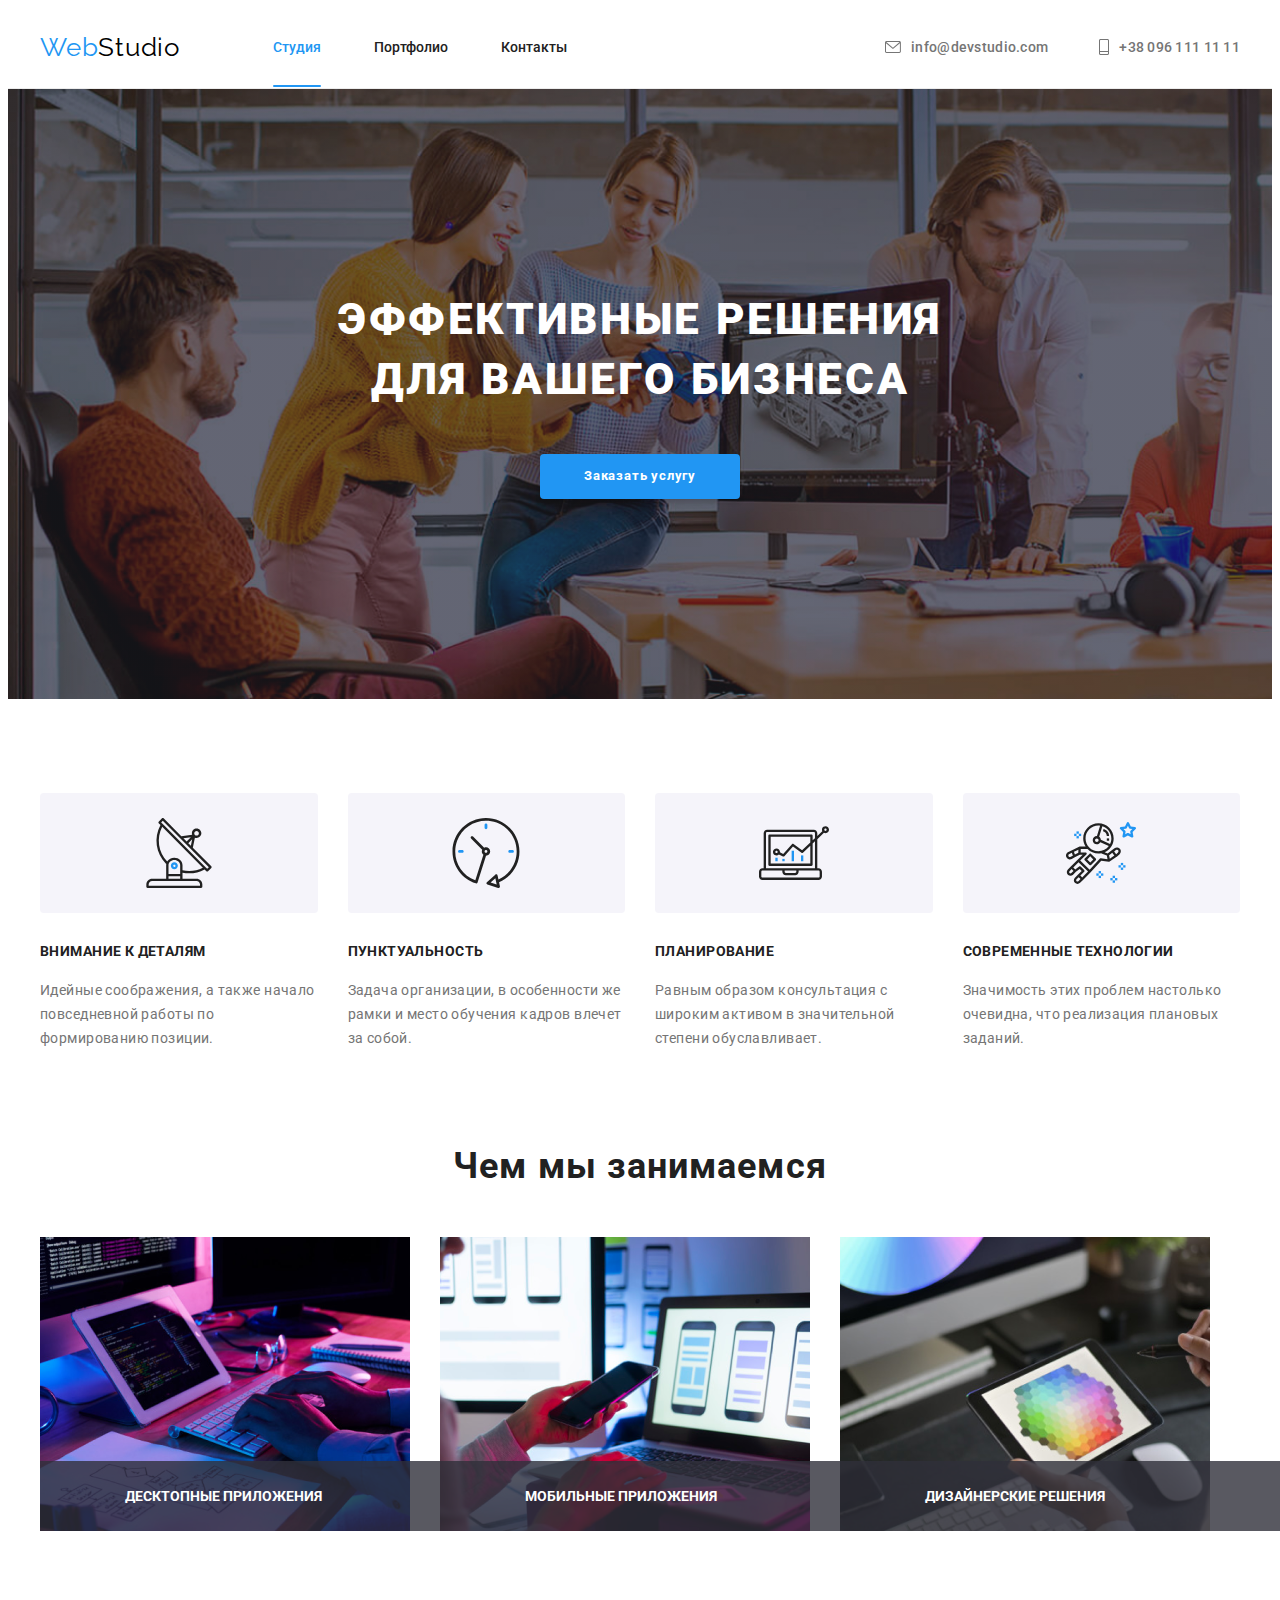
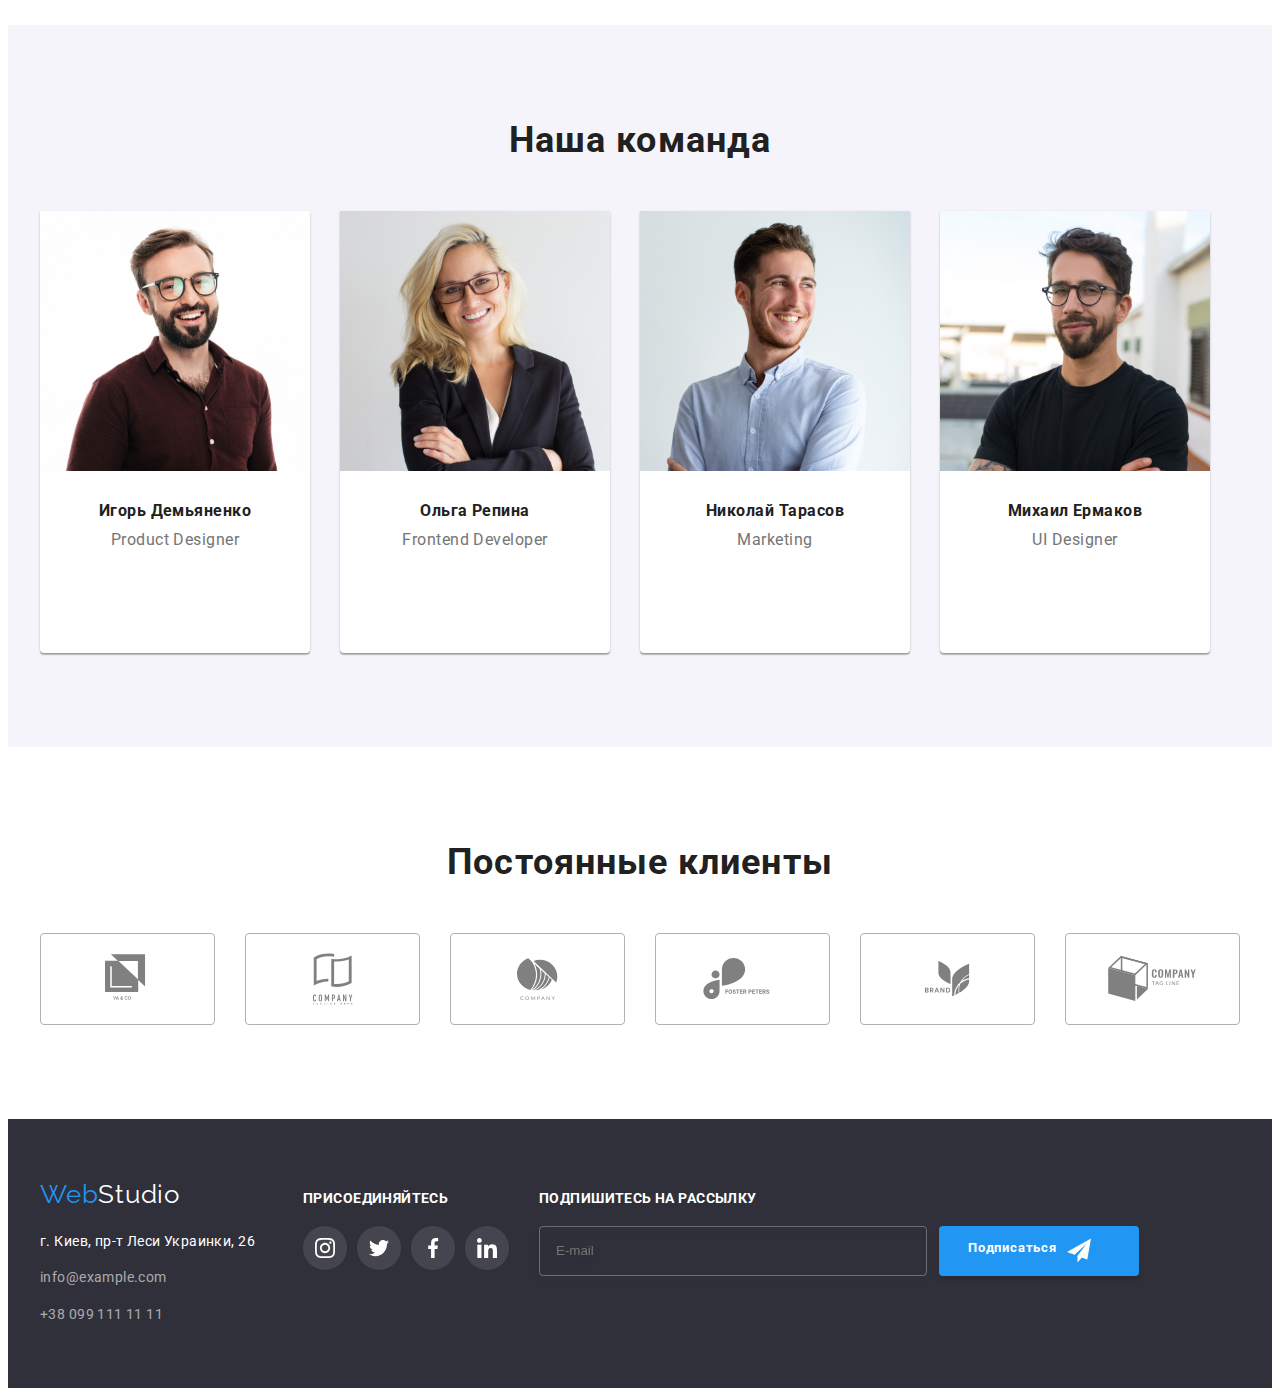
<file: index.html>
<!DOCTYPE html>
<html lang="ru">
  <head>
    <meta charset="UTF-8" />
    <meta name="viewport" content="width=device-width, initial-scale=1.0" />
    <title>Студия</title>
    <link rel="preconnect" href="https://fonts.gstatic.com" />
    <link
      href="https://fonts.googleapis.com/css2?family=Oleo+Script&family=Raleway:wght@700&family=Roboto:wght@400;500;700;900&display=swap"
      rel="stylesheet"
    />
    <link
      rel="stylesheet"
      href="https://cdnjs.cloudflare.com/ajax/libs/modern-normalize/1.0.0/modern-normalize.min.css"
      integrity="sha512-ISS7cAi1PEhQ8jnbJpJZMd29NlhNj4AWYyLOSp2CE/CsHxTCu+r+t0D2yoJudVrd0/8fTVPUVDzY5Tvli75u/g=="
      crossorigin="anonymous"
    />
    <link rel="stylesheet" href="./CSS/styles.css" />
  </head>

  <body>
    <!-- Шапка сайта -->

    <header class="header">
      <div class="container">
        <nav class="navigation">
          <a class="logotype-link link" href="./index.html">Web<span class="logotype-accent">Studio</span> </a>
          <!-- <a class="logotype-link link" href="./">
            <svg class="logotype-svg" width="145" height="31">
              <use href="./images/icons/sprite.svg#icon-WebStudio"></use>
            </svg>
          </a> -->

          <ul class="navigation-list list">
            <li class="navigation-list-item">
              <a href="./index.html" class="navigation-list-link currentLink link">Студия</a>
            </li>
            <li class="navigation-list-item">
              <a href="./portfolio.html" class="navigation-list-link link">Портфолио</a>
            </li>
            <li class="navigation-list-item"><a href="#footer" class="navigation-list-link link">Контакты</a></li>
          </ul>
        </nav>

        <ul class="contacts-list list">
          <li class="contacts-list-item">
            <a class="link" href="mailto:info@devstudio.com">
              <svg class="contacts-list-icon" width="16" height="12">
                <use class="link" href="./images/icons/sprite.svg#icon-mail"></use>
              </svg>
              info@devstudio.com
            </a>
          </li>

          <li class="contacts-list-item">
            <a class="link" href="tel:+380961111111">
              <svg class="contacts-list-icon" width="10" height="16">
                <use class="link" href="./images/icons/sprite.svg#icon-tel"></use>
              </svg>
              +38 096 111 11 11</a
            >
          </li>
        </ul>
      </div>
    </header>

    <main>
      <!-- Hero -->

      <section class="hero">
        <div class="container">
          <div class="hero-main-page">
            <h1 class="hero-title">Эффективные решения для вашего бизнеса</h1>
            <button class="hero-button-background" data-modal-open type="button">Заказать услугу</button>
          </div>
        </div>
      </section>

      <!-- Advantages -->

      <section class="advantages">
        <div class="container">
          <h2 class="section-title visually-hidden">Преимущества</h2>
          <ul class="advantages-list list">
            <li class="advantages-list-item">
              <h3 class="advantages-list-name">Внимание к деталям</h3>
              <p class="advantages-item-description">
                Идейные соображения, а также начало повседневной работы по формированию позиции.
              </p>
            </li>

            <li class="advantages-list-item">
              <h3 class="advantages-list-name">Пунктуальность</h3>
              <p class="advantages-item-description">
                Задача организации, в особенности же рамки и место обучения кадров влечет за собой.
              </p>
            </li>

            <li class="advantages-list-item">
              <h3 class="advantages-list-name">Планирование</h3>
              <p class="advantages-item-description">
                Равным образом консультация с широким активом в значительной степени обуславливает.
              </p>
            </li>

            <li class="advantages-list-item">
              <h3 class="advantages-list-name">Современные технологии</h3>
              <p class="advantages-item-description">
                Значимость этих проблем настолько очевидна, что реализация плановых заданий.
              </p>
            </li>
          </ul>
        </div>
      </section>

      <!-- Чем мы занимаемся -->

      <section class="what-are-we-doing section-padding">
        <div class="container">
          <h2 class="section-title">Чем мы занимаемся</h2>
          <ul class="what-are-we-doing-list list">
            <li class="what-are-we-doing-item">
              <img src="./images/img(0).png" alt="" width="370" height="294" />
              <p class="what-we-are-doing-description">Десктопные приложения</p>
            </li>

            <li class="what-are-we-doing-item">
              <img src="./images/img(1).png" alt="" width="370" height="294" />
              <p class="what-we-are-doing-description">Мобильные приложения</p>
            </li>

            <li class="what-are-we-doing-item">
              <img src="./images/img(2).png" alt="" width="370" height="294" />
              <p class="what-we-are-doing-description">Дизайнерские решения</p>
            </li>
          </ul>
        </div>
      </section>

      <!-- Наша команда -->

      <section class="our-team section-padding">
        <div class="container">
          <h2 class="section-title">Наша команда</h2>
          <ul class="our-team-list list">
            <li class="our-team-list-item">
              <img class="our-team-list-img" src="./images/img(3).jpg" alt="" width="270" height="260" />
              <div class="our-team-content-wrapper">
                <h3 class="our-team-list-name">Игорь Демьяненко</h3>
                <p class="our-team-list-description">Product Designer</p>
                <ul class="social-list list">
                  <li class="social-list-item">
                    <a href="" class="social-list-link link">
                      <svg class="social-list-icon">
                        <use href="./images/icons/sprite.svg#icon-instagram"></use>
                      </svg>
                    </a>
                  </li>
                  <li class="social-list-item">
                    <a href="" class="social-list-link link">
                      <svg class="social-list-icon">
                        <use href="./images/icons/sprite.svg#icon-twitter"></use>
                      </svg>
                    </a>
                  </li>
                  <li class="social-list-item">
                    <a href="" class="social-list-link link">
                      <svg class="social-list-icon">
                        <use href="./images/icons/sprite.svg#icon-facebook"></use>
                      </svg>
                    </a>
                  </li>
                  <li class="social-list-item">
                    <a href="" class="social-list-link link">
                      <svg class="social-list-icon">
                        <use href="./images/icons/sprite.svg#icon-linkedin"></use>
                      </svg>
                    </a>
                  </li>
                </ul>
              </div>
            </li>

            <li class="our-team-list-item">
              <img class="our-team-list-img" src="./images/img(4).jpg" alt="" width="270" height="260" />
              <div class="our-team-content-wrapper">
                <h3 class="our-team-list-name">Ольга Репина</h3>
                <p class="our-team-list-description">Frontend Developer</p>
                <ul class="social-list list">
                  <li class="social-list-item">
                    <a href="" class="social-list-link link">
                      <svg class="social-list-icon">
                        <use href="./images/icons/sprite.svg#icon-instagram"></use>
                      </svg>
                    </a>
                  </li>
                  <li class="social-list-item">
                    <a href="" class="social-list-link link">
                      <svg class="social-list-icon">
                        <use href="./images/icons/sprite.svg#icon-twitter"></use>
                      </svg>
                    </a>
                  </li>
                  <li class="social-list-item">
                    <a href="" class="social-list-link link">
                      <svg class="social-list-icon">
                        <use href="./images/icons/sprite.svg#icon-facebook"></use>
                      </svg>
                    </a>
                  </li>
                  <li class="social-list-item">
                    <a href="" class="social-list-link link">
                      <svg class="social-list-icon">
                        <use href="./images/icons/sprite.svg#icon-linkedin"></use>
                      </svg>
                    </a>
                  </li>
                </ul>
              </div>
            </li>

            <li class="our-team-list-item">
              <img class="our-team-list-img" src="./images/img(5).jpg" alt="" width="270" height="260" />
              <div class="our-team-content-wrapper">
                <h3 class="our-team-list-name">Николай Тарасов</h3>
                <p class="our-team-list-description">Marketing</p>
                <ul class="social-list list">
                  <li class="social-list-item">
                    <a href="" class="social-list-link link">
                      <svg class="social-list-icon">
                        <use href="./images/icons/sprite.svg#icon-instagram"></use>
                      </svg>
                    </a>
                  </li>
                  <li class="social-list-item">
                    <a href="" class="social-list-link link">
                      <svg class="social-list-icon">
                        <use href="./images/icons/sprite.svg#icon-twitter"></use>
                      </svg>
                    </a>
                  </li>
                  <li class="social-list-item">
                    <a href="" class="social-list-link link">
                      <svg class="social-list-icon">
                        <use href="./images/icons/sprite.svg#icon-facebook"></use>
                      </svg>
                    </a>
                  </li>
                  <li class="social-list-item">
                    <a href="" class="social-list-link link">
                      <svg class="social-list-icon">
                        <use href="./images/icons/sprite.svg#icon-linkedin"></use>
                      </svg>
                    </a>
                  </li>
                </ul>
              </div>
            </li>

            <li class="our-team-list-item">
              <img class="our-team-list-img" src="./images/img(6).jpg" alt="" width="270" height="260" />
              <div class="our-team-content-wrapper">
                <h3 class="our-team-list-name">Михаил Ермаков</h3>
                <p class="our-team-list-description">UI Designer</p>
                <ul class="social-list list">
                  <li class="social-list-item">
                    <a href="" class="social-list-link link">
                      <svg class="social-list-icon">
                        <use href="./images/icons/sprite.svg#icon-instagram"></use>
                      </svg>
                    </a>
                  </li>
                  <li class="social-list-item">
                    <a href="" class="social-list-link link">
                      <svg class="social-list-icon">
                        <use href="./images/icons/sprite.svg#icon-twitter"></use>
                      </svg>
                    </a>
                  </li>
                  <li class="social-list-item">
                    <a href="" class="social-list-link link">
                      <svg class="social-list-icon">
                        <use href="./images/icons/sprite.svg#icon-facebook"></use>
                      </svg>
                    </a>
                  </li>
                  <li class="social-list-item">
                    <a href="" class="social-list-link link">
                      <svg class="social-list-icon">
                        <use href="./images/icons/sprite.svg#icon-linkedin"></use>
                      </svg>
                    </a>
                  </li>
                </ul>
              </div>
            </li>
          </ul>
        </div>
      </section>

      <!-- Постоянные клиенты -->

      <section class="section-padding">
        <div class="container">
          <h2 class="section-title">Постоянные клиенты</h2>
          <ul class="regular-customers-list list">
            <li class="regular-customers-item">
              <a href="" class="regular-customers-list-link link">
                <svg class="regular-customers-icon" width="44.27" height="49.23">
                  <use href="./images/icons/sprite.svg#icon-logo-1"></use>
                </svg>
              </a>
            </li>
            <li class="regular-customers-item">
              <a href="" class="regular-customers-list-link link">
                <svg class="regular-customers-icon" width="40" height="52">
                  <use href="./images/icons/sprite.svg#icon-logo-2"></use>
                </svg>
              </a>
            </li>
            <li class="regular-customers-item">
              <a href="" class="regular-customers-list-link link">
                <svg class="regular-customers-icon" width="41" height="42.6">
                  <use href="./images/icons/sprite.svg#icon-logo-3"></use>
                </svg>
              </a>
            </li>
            <li class="regular-customers-item">
              <a href="" class="regular-customers-list-link link">
                <svg class="regular-customers-icon" width="79.66" height="42.02">
                  <use href="./images/icons/sprite.svg#icon-logo-4"></use>
                </svg>
              </a>
            </li>
            <li class="regular-customers-item">
              <a href="" class="regular-customers-list-link link">
                <svg class="regular-customers-icon" width="44.27" height="49.23">
                  <use href="./images/icons/sprite.svg#icon-logo-5"></use>
                </svg>
              </a>
            </li>
            <li class="regular-customers-item">
              <a href="" class="regular-customers-list-link link">
                <svg class="regular-customers-icon" width="88.48" height="45.44">
                  <use href="./images/icons/sprite.svg#icon-logo-6"></use>
                </svg>
              </a>
            </li>
          </ul>
        </div>
      </section>
    </main>

    <!-- Футер -->

    <footer class="footer" id="footer">
      <div class="container">
        <section class="footer-address-container">
          <a class="logotype-link link" href="./index.html">Web<span class="logo-footer-accent">Studio</span> </a>
          <address class="footer-address-list">
            <ul class="footer-address-list list">
              <li class="footer-address-item">
                <a class="footer-address link" href="https://goo.gl/maps/FvVBDCfvgTaoDqRA9" target="_blank"
                  >г. Киев, пр-т Леси Украинки, 26</a
                >
              </li>
              <li class="footer-address-item">
                <a class="footer-contacts" href="mailto:info@example.com">info@example.com</a>
                <br />
              </li>
              <li class="footer-address-item">
                <a class="footer-contacts" href="tel:+380991111111">+38 099 111 11 11</a>
              </li>
            </ul>
          </address>
        </section>

        <section class="social-list-footer">
          <h2 class="social-list-footer-title">Присоединяйтесь</h2>
          <ul class="social-list list">
            <li class="social-list-item">
              <a href="" class="social-list-link link">
                <svg class="social-list-icon">
                  <use href="./images/icons/sprite.svg#icon-instagram"></use>
                </svg>
              </a>
            </li>
            <li class="social-list-item">
              <a href="" class="social-list-link link">
                <svg class="social-list-icon">
                  <use href="./images/icons/sprite.svg#icon-twitter"></use>
                </svg>
              </a>
            </li>
            <li class="social-list-item">
              <a href="" class="social-list-link link">
                <svg class="social-list-icon">
                  <use href="./images/icons/sprite.svg#icon-facebook"></use>
                </svg>
              </a>
            </li>
            <li class="social-list-item">
              <a href="" class="social-list-link link">
                <svg class="social-list-icon">
                  <use href="./images/icons/sprite.svg#icon-linkedin"></use>
                </svg>
              </a>
            </li>
          </ul>
        </section>

        <section class="subscribition-form-section">
          <h2 class="social-list-footer-title">Подпишитесь на рассылку</h2>
          <form action="#" class="subscribition-form">
            <input
              type="email"
              name="user-email"
              class="subscribition-form-input"
              autocomplete="off"
              placeholder="E-mail"
              required
            />
            <button class="subscribition-button" data-modal-open type="submit">
              Подписаться
              <svg class="subscribition-form-icon" width="24" height="24">
                <use href="./images/icons/sprite2.svg#icon-send"></use>
              </svg>
            </button>
          </form>
        </section>
      </div>
    </footer>

    <div class="backdrop is-hidden" data-modal>
      <div class="modal">
        <button type="submit" class="close-btn" data-modal-close>
          <svg class="modal-form-close-icon" width="11" height="11">
            <use class="link" href="./images/icons/sprite2.svg#icon-close"></use>
          </svg>
        </button>
        <form action="#" class="modal-form">
          <b class="modal-form-title">Оставьте свои данные, мы вам перезвоним</b>
          <label class="modal-form-field">
            Имя
            <span class="modal-form-input-wrapper">
              <input type="text" name="user-name" class="modal-form-input" required />
              <svg class="modal-form-icon" width="12" height="12">
                <use class="link" href="./images/icons/sprite2.svg#icon-name"></use>
              </svg>
            </span>
          </label>
          <label class="modal-form-field">
            Телефон
            <span class="modal-form-input-wrapper">
              <input type="tel" name="user-tel" class="modal-form-input" required />
              <svg class="modal-form-icon" width="13" height="13">
                <use class="link" href="./images/icons/sprite2.svg#icon-tel2"></use>
              </svg>
            </span>
          </label>
          <label class="modal-form-field">
            Почта
            <span class="modal-form-input-wrapper">
              <input type="email" name="user-email" class="modal-form-input" required />
              <svg class="modal-form-icon" width="15" height="12">
                <use class="link" href="./images/icons/sprite2.svg#icon-mail2"></use>
              </svg>
            </span>
          </label>
          <label class="modal-form-field">
            Комментарий
            <textarea name="user-message" class="modal-form-message" placeholder="Введите текст"></textarea>
          </label>
          <input id="policy" type="checkbox" value="policy-accept " class="modal-form-policy-check visually-hidden" />
          <label for="policy" class="modal-form-policy-label"
            >Соглашаюсь с рассылкой и принимаю <a href="#">Условия договора</a></label
          >
          <button type="submit" class="modal-form-btn">Отправить</button>
        </form>
      </div>
    </div>

    <script src="./js/modal.js"></script>
  </body>
</html>
</file>
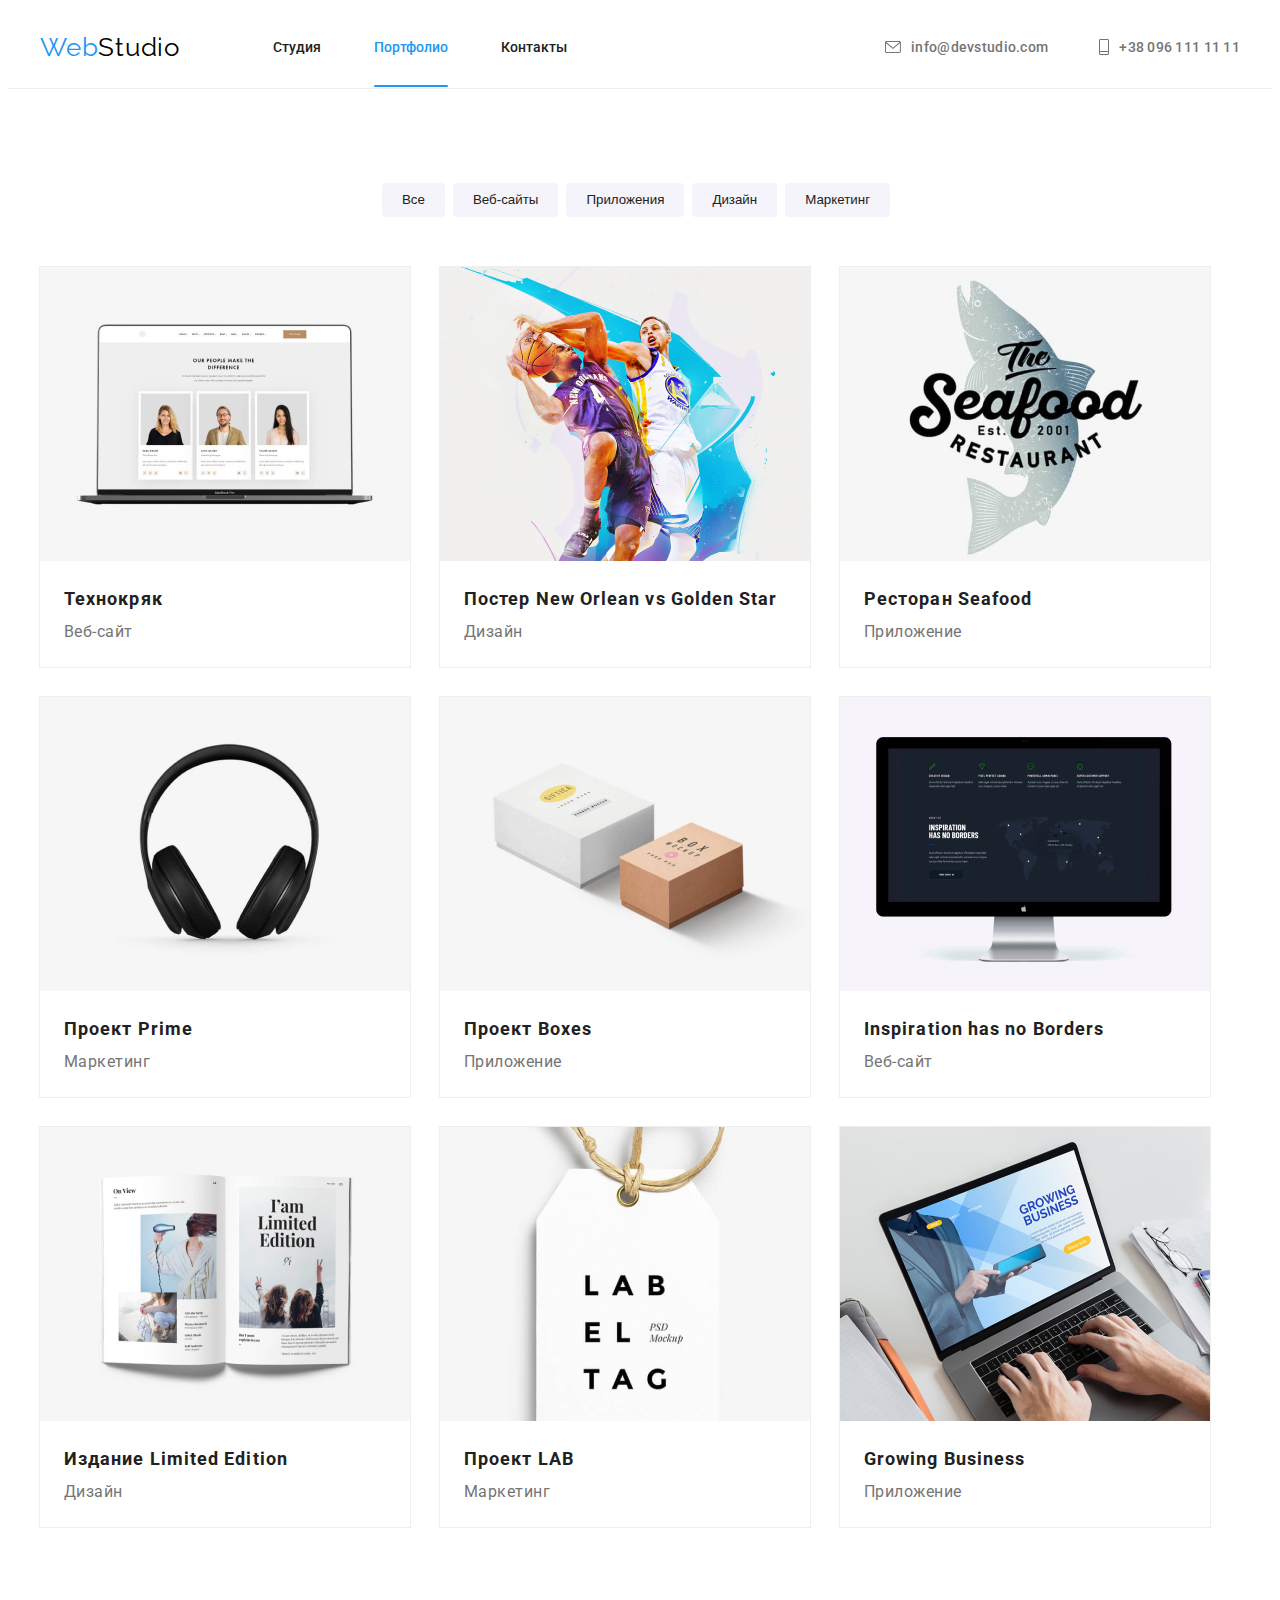
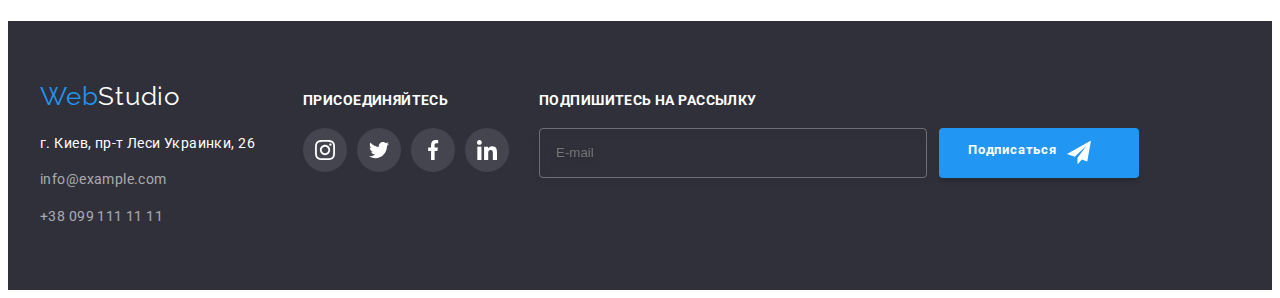
<file: portfolio.html>
<!DOCTYPE html>
<html lang="ru">
  <head>
    <meta charset="UTF-8" />
    <meta name="viewport" content="width=device-width, initial-scale=1.0" />
    <title>Document</title>
    <link rel="preconnect" href="https://fonts.gstatic.com" />
    <link rel="preconnect" href="https://fonts.gstatic.com" />
    <link
      href="https://fonts.googleapis.com/css2?family=Oleo+Script&family=Raleway:wght@700&family=Roboto:wght@400;500;700;900&display=swap"
      rel="stylesheet"
    />
    <link href="https://cdnjs.com/libraries/modern-normalize/1.0.0" />
    <link
      rel="stylesheet"
      href="https://cdnjs.cloudflare.com/ajax/libs/modern-normalize/1.0.0/modern-normalize.min.css"
      integrity="sha512-ISS7cAi1PEhQ8jnbJpJZMd29NlhNj4AWYyLOSp2CE/CsHxTCu+r+t0D2yoJudVrd0/8fTVPUVDzY5Tvli75u/g=="
      crossorigin="anonymous"
    />
    <link rel="stylesheet" href="./CSS/styles.css" />
  </head>

  <body>
    <!-- Шапка сайта -->

    <header class="header">
      <div class="container">
        <nav class="navigation">
          <a class="logotype-link link" href="./index.html">Web<span class="logotype-accent">Studio</span> </a>
          <!-- <a class="logotype-link link" href="./">
            <svg class="logotype-svg" width="145" height="31">
              <use href="./images/icons/sprite.svg#icon-WebStudio"></use>
            </svg>
          </a> -->

          <ul class="navigation-list list">
            <li class="navigation-list-item"><a href="./index.html" class="navigation-list-link link">Студия</a></li>
            <li class="navigation-list-item">
              <a href="./portfolio.html" class="navigation-list-link currentLink link">Портфолио</a>
            </li>
            <li class="navigation-list-item"><a href="#footer" class="navigation-list-link link">Контакты</a></li>
          </ul>
        </nav>

        <ul class="contacts-list list">
          <li class="contacts-list-item">
            <a class="link" href="mailto:info@devstudio.com">
              <svg class="contacts-list-icon" width="16" height="12">
                <use class="link" href="./images/icons/sprite.svg#icon-mail"></use>
              </svg>
              info@devstudio.com
            </a>
          </li>

          <li class="contacts-list-item">
            <a class="link" href="tel:+380961111111">
              <svg class="contacts-list-icon" width="10" height="16">
                <use class="link" href="./images/icons/sprite.svg#icon-tel"></use>
              </svg>
              +38 096 111 11 11</a
            >
          </li>
        </ul>
      </div>
    </header>

    <main>
      <!-- Герой -->

      <section class="section-padding">
        <div class="container">
          <ul class="hero-button-portfolio list">
            <li><button class="link">Все</button></li>
            <li><button class="link">Веб-сайты</button></li>
            <li><button class="link">Приложения</button></li>
            <li><button class="link">Дизайн</button></li>
            <li><button class="link">Маркетинг</button></li>
          </ul>

          <!-- Портфолио -->

          <ul class="portfolio-list list">
            <li class="portfolio-list-item">
              <a class="portfolio-item-link link" href="">
                <div class="portfolio-item-wrap">
                  <img class="portfolio-list-img" src="./images/img(7).jpg" alt="" width="370" height="294" />
                  <div class="portfolio-list-content">
                    <p>
                      Технокряк это современная площадка распространения коронавируса. Компании используют эту платформу
                      для цифрового шпионажа и атак на защищённые сервера конкурентов.
                    </p>
                  </div>
                </div>
                <div class="portfolio-list-container">
                  <h3 class="portfolio-list-name">Технокряк</h3>
                  <p class="portfolio-item-description">Веб-сайт</p>
                </div>
              </a>
            </li>

            <li class="portfolio-list-item">
              <a class="portfolio-item-link link" href="">
                <div class="portfolio-item-wrap">
                  <img class="portfolio-list-img" src="./images/img(8).jpg" alt="" width="370" height="294" />
                  <div class="portfolio-list-content">
                    <p>
                      Технокряк это современная площадка распространения коронавируса. Компании используют эту платформу
                      для цифрового шпионажа и атак на защищённые сервера конкурентов.
                    </p>
                  </div>
                </div>
                <div class="portfolio-list-container">
                  <h3 class="portfolio-list-name">Постер New Orlean vs Golden Star</h3>
                  <p class="portfolio-item-description">Дизайн</p>
                </div>
              </a>
            </li>

            <li class="portfolio-list-item">
              <a class="portfolio-item-link link" href="">
                <div class="portfolio-item-wrap">
                  <img class="portfolio-list-img" src="./images/img(9).jpg" alt="" width="370" height="294" />
                  <div class="portfolio-list-content">
                    <p>
                      Технокряк это современная площадка распространения коронавируса. Компании используют эту платформу
                      для цифрового шпионажа и атак на защищённые сервера конкурентов.
                    </p>
                  </div>
                </div>
                <div class="portfolio-list-container">
                  <h3 class="portfolio-list-name">Ресторан Seafood</h3>
                  <p class="portfolio-item-description">Приложение</p>
                </div>
              </a>
            </li>

            <li class="portfolio-list-item">
              <a class="portfolio-item-link link" href="">
                <div class="portfolio-item-wrap">
                  <img class="portfolio-list-img" src="./images/img(10).jpg" alt="" width="370" height="294" />
                  <div class="portfolio-list-content">
                    <p>
                      Технокряк это современная площадка распространения коронавируса. Компании используют эту платформу
                      для цифрового шпионажа и атак на защищённые сервера конкурентов.
                    </p>
                  </div>
                </div>
                <div class="portfolio-list-container">
                  <h3 class="portfolio-list-name">Проект Prime</h3>
                  <p class="portfolio-item-description">Маркетинг</p>
                </div>
              </a>
            </li>

            <li class="portfolio-list-item">
              <a class="portfolio-item-link link" href="">
                <div class="portfolio-item-wrap">
                  <img class="portfolio-list-img" src="./images/img(11).jpg" alt="" width="370" height="294" />
                  <div class="portfolio-list-content">
                    <p>
                      Технокряк это современная площадка распространения коронавируса. Компании используют эту платформу
                      для цифрового шпионажа и атак на защищённые сервера конкурентов.
                    </p>
                  </div>
                </div>
                <div class="portfolio-list-container">
                  <h3 class="portfolio-list-name">Проект Boxes</h3>
                  <p class="portfolio-item-description">Приложение</p>
                </div>
              </a>
            </li>

            <li class="portfolio-list-item">
              <a class="portfolio-item-link link" href="">
                <div class="portfolio-item-wrap">
                  <img class="portfolio-list-img" src="./images/img(12).jpg" alt="" width="370" height="294" />
                  <div class="portfolio-list-content">
                    <p>
                      Технокряк это современная площадка распространения коронавируса. Компании используют эту платформу
                      для цифрового шпионажа и атак на защищённые сервера конкурентов.
                    </p>
                  </div>
                </div>
                <div class="portfolio-list-container">
                  <h3 class="portfolio-list-name">Inspiration has no Borders</h3>
                  <p class="portfolio-item-description">Веб-сайт</p>
                </div>
              </a>
            </li>

            <li class="portfolio-list-item">
              <a class="portfolio-item-link link" href="">
                <div class="portfolio-item-wrap">
                  <img class="portfolio-list-img" src="./images/img(13).jpg" alt="" width="370" height="294" />
                  <div class="portfolio-list-content">
                    <p>
                      Технокряк это современная площадка распространения коронавируса. Компании используют эту платформу
                      для цифрового шпионажа и атак на защищённые сервера конкурентов.
                    </p>
                  </div>
                </div>
                <div class="portfolio-list-container">
                  <h3 class="portfolio-list-name">Издание Limited Edition</h3>
                  <p class="portfolio-item-description">Дизайн</p>
                </div>
              </a>
            </li>

            <li class="portfolio-list-item">
              <a class="portfolio-item-link link" href="">
                <div class="portfolio-item-wrap">
                  <img class="portfolio-list-img" src="./images/img(14).jpg" alt="" width="370" height="294" />
                  <div class="portfolio-list-content">
                    <p>
                      Технокряк это современная площадка распространения коронавируса. Компании используют эту платформу
                      для цифрового шпионажа и атак на защищённые сервера конкурентов.
                    </p>
                  </div>
                </div>
                <div class="portfolio-list-container">
                  <h3 class="portfolio-list-name">Проект LAB</h3>
                  <p class="portfolio-item-description">Маркетинг</p>
                </div>
              </a>
            </li>

            <li class="portfolio-list-item">
              <a class="portfolio-item-link link" href="">
                <div class="portfolio-item-wrap">
                  <img class="portfolio-list-img" src="./images/img(15).jpg" alt="" width="370" height="294" />
                  <div class="portfolio-list-content">
                    <p>
                      Технокряк это современная площадка распространения коронавируса. Компании используют эту платформу
                      для цифрового шпионажа и атак на защищённые сервера конкурентов.
                    </p>
                  </div>
                </div>
                <div class="portfolio-list-container">
                  <h3 class="portfolio-list-name">Growing Business</h3>
                  <p class="portfolio-item-description">Приложение</p>
                </div>
              </a>
            </li>
          </ul>
        </div>
      </section>
    </main>

    <!-- Футер -->

    <footer class="footer" id="footer">
      <div class="container">
        <section class="footer-address-container">
          <a class="logotype-link link" href="./index.html">Web<span class="logo-footer-accent">Studio</span> </a>
          <address class="footer-address-list">
            <ul class="footer-address-list list">
              <li class="footer-address-item">
                <a class="footer-address link" href="https://goo.gl/maps/FvVBDCfvgTaoDqRA9" target="_blank"
                  >г. Киев, пр-т Леси Украинки, 26</a
                >
              </li>
              <li class="footer-address-item">
                <a class="footer-contacts" href="mailto:info@example.com">info@example.com</a>
                <br />
              </li>
              <li class="footer-address-item">
                <a class="footer-contacts" href="tel:+380991111111">+38 099 111 11 11</a>
              </li>
            </ul>
          </address>
        </section>

        <section class="social-list-footer">
          <h2 class="social-list-footer-title">Присоединяйтесь</h2>
          <ul class="social-list list">
            <li class="social-list-item">
              <a href="" class="social-list-link link">
                <svg class="social-list-icon">
                  <use href="./images/icons/sprite.svg#icon-instagram"></use>
                </svg>
              </a>
            </li>
            <li class="social-list-item">
              <a href="" class="social-list-link link">
                <svg class="social-list-icon">
                  <use href="./images/icons/sprite.svg#icon-twitter"></use>
                </svg>
              </a>
            </li>
            <li class="social-list-item">
              <a href="" class="social-list-link link">
                <svg class="social-list-icon">
                  <use href="./images/icons/sprite.svg#icon-facebook"></use>
                </svg>
              </a>
            </li>
            <li class="social-list-item">
              <a href="" class="social-list-link link">
                <svg class="social-list-icon">
                  <use href="./images/icons/sprite.svg#icon-linkedin"></use>
                </svg>
              </a>
            </li>
          </ul>
        </section>

        <section class="subscribition-form-section">
          <h2 class="social-list-footer-title">Подпишитесь на рассылку</h2>
          <form action="#" class="subscribition-form">
            <input
              type="email"
              name="user-email"
              class="subscribition-form-input"
              autocomplete="off"
              placeholder="E-mail"
              required
            />
            <button class="subscribition-button" data-modal-open type="submit">
              Подписаться
              <svg class="subscribition-form-icon" width="24" height="24">
                <use href="./images/icons/sprite2.svg#icon-send"></use>
              </svg>
            </button>
          </form>
        </section>
      </div>
    </footer>
  </body>
</html>
</file>
<file: CSS/styles.css>
html {
  box-sizing: border-box;
}

/* *,
* ::before,
* ::after {
  text-decoration: none;
  list-style: none;
  box-sizing: inherit;
} */

/* *,
* :hover,
* :focus {
  transition: all 250ms;
  --timing-function: cubic-bezier(0.4, 0, 0.2, 1);
} */

:root {
  --title-font: 'Roboto', sans-serif;
  --text-font: 'Roboto', sans-serif;
  --accent-color: rgb(33, 150, 243);
  --timing-function: cubic-bezier(0.4, 0, 0.2, 1);
}

body {
  font-family: var(--text-font);
  color: #212121;
}

h1,
h2,
h3,
h4,
h5,
h6,
p {
  margin: 0;
}

ul,
ol {
  padding: 0;
  margin: 0;
}

img {
  display: block;
}

.link {
  text-decoration: none;
  color: inherit;
}

.list {
  list-style: none;
}

.logotype-svg {
  width: 145px;
  height: 31px;
  margin-right: 93px;
}

.address {
  font-style: normal;
}

.container {
  width: 1200px;
  padding: 0 15px;
  margin: 0 auto;
}

.section-padding {
  padding-top: 94px;
  padding-bottom: 94px;
}

.visually-hidden {
  position: absolute !important;
  clip: rect(1px 1px 1px 1px); /* IE6, IE7 */
  clip: rect(1px, 1px, 1px, 1px);
  padding: 0 !important;
  border: 0 !important;
  height: 1px !important;
  width: 1px !important;
  overflow: hidden;
}

/* ===================== COMPONENTS ===================== */

.img {
  display: block;
  max-width: 100%;
  height: auto;
}

.section-title {
  font-size: 36px;
  line-height: 1.167;
  text-align: center;
  letter-spacing: 0.03em;
  padding-bottom: 50px;
}

.backdrop {
  position: fixed;
  top: 0;
  left: 0;
  width: 100%;
  height: 100%;
  background-color: rgba(0, 0, 0, 0.2);
  opacity: 1;
  visibility: visible;
  pointer-events: auto;
  transition: all 500ms linear;
}

.is-hidden {
  opacity: 0;
  visibility: hidden;
  pointer-events: none;
}

/* .backdrop.is-hidden {
  opacity: 0;
  visibility: hidden;
  pointer-events: none;
  transition: all 500ms linear 500ms;
}
.backdrop.is-hidden .modal {
  transform: translate(-50%, -50%) scale(0);
  transition: all 500ms linear 0ms;
} */

.modal {
  position: absolute;
  top: 50%;
  left: 50%;
  transform: translate(-50%, -50%) scale(1);
  width: 528px;
  height: 581px;
  background-color: #fff;
  transition: all 500ms linear 500ms;
}

.modal-form-close-icon {
  fill: black;
}

.close-btn {
  position: absolute;
  top: 8px;
  right: 8px;
  width: 30px;
  height: 30px;
  background-color: #fff;
  border: 1px solid rgba(0, 0, 0, 0.1);
  border-radius: 50%;
  cursor: pointer;
}

.close-btn:hover .modal-form-close-icon,
.close-btn:focus .modal-form-close-icon {
  fill: var(--accent-color);
  outline: none;
  /* border-color: var(--accent-color); */
  transition: all 250ms;
  --timing-function: cubic-bezier(0.4, 0, 0.2, 1);
}

.modal-form-close-icon:hover,
.modal-form-close-icon:focus {
  outline: none;
  border-color: var(--accent-color);
  transition: all 250ms;
  --timing-function: cubic-bezier(0.4, 0, 0.2, 1);
}

.modal-form {
  /* display: flex;
  flex-direction: column; */
  padding: 40px;
}

.modal-form-field {
  font-size: 12px;
  line-height: 1.167;
  letter-spacing: 0.01em;
  color: #757575;
  cursor: pointer;
}

.modal-form-field:not(:last-child) {
  margin-bottom: 10px;
}

.modal-form-title {
  font-weight: bold;
  font-size: 20px;
  text-align: center;
  letter-spacing: 0.03em;
  padding-bottom: 12px;
  display: inline-block;
}

.modal-form-input-wrapper {
  position: relative;
  display: block;
  margin-top: 4px;
  margin-bottom: 8px;
}

.modal-form-input {
  display: block;
  width: 100%;
  height: 40px;
  font-size: 14px;
  line-height: 1.143;
  letter-spacing: 0.01em;
  border: 1px solid rgba(33, 33, 33, 0.2);
  border-radius: 4px;
  padding-left: 42px;
  transition: border-color 250ms linear;
  cursor: pointer;
}

.modal-form-input:focus,
.modal-form-message:focus {
  outline: none;
  border-color: var(--accent-color);
  transition: all 250ms;
  --timing-function: cubic-bezier(0.4, 0, 0.2, 1);
}

.modal-form-icon {
  position: absolute;
  left: 12px;
  top: 50%;
  transform: translateY(-50%);
  display: block;
  transition: background-color 250ms linear;
}

.modal-form-input:focus + .modal-form-icon {
  fill: var(--accent-color);
}

.modal-form-message {
  display: block;
  width: 100%;
  height: 120px;
  font-size: 12px;
  line-height: 1.167;
  letter-spacing: 0.01em;
  border: 1px solid rgba(33, 33, 33, 0.2);
  border-radius: 4px;
  margin-top: 4px;
  resize: none;
  padding: 12px 16px;
  transition: border-color 250ms linear;
}

.modal-form-message::placeholder {
  color: rgba(117, 117, 117, 0.5);
}

.modal-form-policy-label {
  font-size: 14px;
  line-height: 1.714;
  letter-spacing: 0.03em;
  color: #757575;
  margin-top: 30px;
  display: inline-block;
}

.modal-form-policy-label::before {
  display: inline-block;
  content: '';
  width: 16px;
  height: 15px;
  outline: 1px solid #212121;
  margin-right: 8px;
  vertical-align: middle;
  border-radius: 2px;
}

.modal-form-policy-check:checked + .modal-form-policy-label::before {
  outline: 0px solid var(--accent-color);
  background-color: var(--accent-color);
  background-image: url(../images/checked.svg);
  background-repeat: no-repeat;
  background-position: center;
  border-radius: 2px;
}

.modal-form-btn {
  min-width: 200px;
  margin: 30px auto 0;
  display: block;
  border: none;
  color: #ffffff;
  background: #2196f3;
  box-shadow: 0px 4px 4px rgba(0, 0, 0, 0.15);
  border-radius: 4px;
  cursor: pointer;
  padding: 10px 32px;
  font-weight: bold;
  line-height: 1.875;
  letter-spacing: 0.06em;
  font-family: inherit;
  transition: all 250ms linear;
}

.modal-form-btn:hover,
.modal-form-btn:focus {
  color: #ffffff;
  background-color: var(--accent-color);
  transition: all 250ms;
  --timing-function: cubic-bezier(0.4, 0, 0.2, 1);
}
/* ===================== END COMPONENTS ===================== */

/* ===================== HEADER ===================== */

.header {
  background: #ffffff;
  margin-left: auto;
  margin-right: auto;
  justify-content: space-between;
  padding-top: 24px;
  padding-bottom: 25px;
  border-bottom: 1px solid rgba(236, 236, 236, 1);
}

.header .container {
  display: flex;
  align-items: center;
  justify-content: space-between;
}

.logotype-link {
  font-family: Raleway;
  font-size: 26px;
  line-height: 1.192;
  letter-spacing: 0.03em;
  color: #2196f3;
  margin-right: 93px;
}

.logotype-accent {
  color: black;
}

.navigation {
  display: flex;
  align-items: center;
}

.navigation-list {
  font-size: 14px;
  font-weight: 500;
  line-height: 1.143;
  display: flex;
  position: relative;
}

.navigation-list-item {
  position: relative;
}

.navigation-list-item:not(:last-child) {
  margin-right: 53px;
}

.navigation-list-link {
  position: relative;
}

.currentLink::after {
  content: '';
  display: block;
  width: 100%;
  background-color: #2196f3;
  position: absolute;
  left: 0px;
  bottom: -32px;
  height: 2.75px;
  background: #2196f3;
  border-radius: 2px;
}

.navigation-list-item:hover::after,
.navigation-list-item:focus::after {
  display: block;
  transition: all 250ms;
  --timing-function: cubic-bezier(0.4, 0, 0.2, 1);
}

.currentLink {
  color: #2196f3;
}

.navigation .link:hover,
.navigation .link:focus {
  color: rgb(33, 150, 243);
  transition: all 250ms;
  --timing-function: cubic-bezier(0.4, 0, 0.2, 1);
}

.contacts-list {
  font-weight: 500;
  font-size: 14px;
  line-height: 1.143;
  letter-spacing: 0.02em;
  display: flex;
  color: rgba(117, 117, 117, 1);
}

.contacts-list-item .link {
  display: flex;
  align-items: center;
}

.contacts-list-item:not(:last-child) {
  margin-right: 51px;
  margin-left: auto;
}
.contacts-list .link:hover,
.contacts-list .link:focus {
  color: #2196f3;
  transition: all 250ms;
  --timing-function: cubic-bezier(0.4, 0, 0.2, 1);
}

.contacts-list-icon {
  fill: currentColor;
  margin-right: 10px;
}

/* ===================== END HEADER ===================== */

/* ===================== HERO ===================== */

.hero {
  background: #2f303a;
  padding-top: 200px;
  padding-bottom: 200px;
  background-image: linear-gradient(rgba(47, 48, 58, 0.4), rgba(47, 48, 58, 0.4)), url(../images/hero/Img.jpg);
  background-repeat: no-repeat;
  background-size: cover;
}

.hero-main-page {
  max-width: 696px;
  margin: 0 auto;
  text-align: center;
}

.hero-title {
  font-family: Roboto;
  font-style: normal;
  font-weight: 900;
  font-size: 44px;
  line-height: 1.364;
  text-align: center;
  letter-spacing: 0.06em;
  text-transform: uppercase;
  color: #ffffff;
  margin-bottom: 45px;
}

.hero-button-background {
  min-width: 200px;
  border: none;
  color: #ffffff;
  background: #2196f3;
  box-shadow: 0px 4px 4px rgba(0, 0, 0, 0.15);
  border-radius: 4px;
  cursor: pointer;
  padding: 10px 32px;
  font-weight: bold;
  line-height: 1.875;
  letter-spacing: 0.06em;
  font-family: inherit;
  transition: all 250ms linear;
}

/* ===================== END HERO ===================== */

/* =====================  ADVANTAGES ===================== */

.advantages {
  padding-top: 94px;
}

.advantages-list {
  display: flex;
  flex-wrap: wrap;
  margin-left: -30px;
  margin-top: -30px;
}

.advantages-list-item {
  margin-left: 30px;
  margin-top: 30px;
  flex-basis: calc(100% / 4 - 30px);
}

.advantages-list-item::before {
  content: '';
  display: block;
  width: 100%;
  height: 120px;
  background-image: url(../images/icons/for-sprite/Group.svg);
  background-repeat: no-repeat;
  background-position: center;
  background-color: #f5f4fa;
  margin-bottom: 30px;
  border-radius: 4px;
}

.advantages-list-item:nth-child(2):before {
  background-image: url(../images/icons/for-sprite/clock.svg);
}

.advantages-list-item:nth-child(3):before {
  background-image: url(../images/icons/for-sprite/diagram.svg);
}

.advantages-list-item:nth-child(4):before {
  background-image: url(../images/icons/for-sprite/astronaut.svg);
}

.advantages-list-name {
  font-size: 14px;
  letter-spacing: 0.03em;
  text-transform: uppercase;
  display: flex;
}

.advantages-list-name:not(:last-child) {
  margin-bottom: 20px;
}

.advantages-list:not(:last-child) {
  padding-right: 30px;
}

.advantages-item-description {
  font-size: 14px;
  line-height: 1.714;
  letter-spacing: 0.03em;
  color: #757575;
}

/* ===================== END ADVANTAGES ===================== */

/* ===================== WHAT WE ARE DOING ===================== */

.what-are-we-doing-list {
  display: flex;
}

.what-are-we-doing-item {
  position: relative;
}

.what-are-we-doing-item:not(:last-child) {
  margin-right: 30px;
}
.what-we-are-doing-description {
  font-size: 14px;
  font-weight: bold;
  line-height: 16px;
  /* letter-spacing: 0.03em; */
  text-transform: uppercase;
  display: flex;
  text-align: center;
  padding: 27px 85px;
  width: 100%;
  background: rgba(47, 48, 58, 0.8);
  color: #ffffff;
  position: absolute;
  bottom: 0%;
  left: 0;
}

/* ===================== END WHAT WE ARE DOING ===================== */

/* ===================== OUR TEAM ===================== */

.our-team {
  background-color: #f5f4fa;
}

.our-team-list {
  display: flex;
  margin: -15px;
}

.our-team-list-item {
  margin: 15px;
  background-color: white;
  box-shadow: 0px 1px 3px rgba(0, 0, 0, 0.12), 0px 1px 1px rgba(0, 0, 0, 0.14), 0px 2px 1px rgba(0, 0, 0, 0.2);
  border-radius: 0px 0px 4px 4px;
}

/* .our-team-list-img {
  margin-bottom: 30px;
} */

.our-team-list-name {
  font-size: 16px;
  line-height: 1.188;
  letter-spacing: 0.03em;
  margin-bottom: 10px;
}

.our-team-list-description {
  font-size: 16px;
  line-height: 1.188;
  text-align: center;
  letter-spacing: 0.03em;
  color: #757575;
  margin-bottom: 30px;
}

.social-list {
  display: flex;
}

.social-list-link {
  display: flex;
  justify-content: center;
  align-items: center;
  width: 44px;
  height: 44px;
  background-color: rgba(255, 255, 255, 0.1);
  border-radius: 50%;
}

.social-list-link:hover,
.social-list-link:focus {
  background-color: #2196f3;
  transition: all 250ms;
  --timing-function: cubic-bezier(0.4, 0, 0.2, 1);
}

.social-list-link:hover .social-list-icon,
.social-list-link:focus .social-list-icon {
  fill: white;
  transition: all 250ms;
  --timing-function: cubic-bezier(0.4, 0, 0.2, 1);
}

.social-list-item:not(:last-child) {
  margin-right: 10px;
}

.social-list-icon {
  width: 20px;
  height: 20px;
  fill: white;
}

.our-team-content-wrapper {
  padding-top: 30px;
  padding-left: 32px;
  padding-right: 32px;
  padding-bottom: 30px;
  text-align: center;
}

/* ===================== END OUR TEAM ===================== */

/* ===================== REGULAR CUSTOMERS ===================== */

.regular-customers-list {
  display: flex;
  /* margin-left: 30px;
  margin-top: 30px; */
}

.regular-customers-link {
  display: flex;
  justify-content: center;
  align-items: center;
  width: 44px;
  height: 44px;
  border-radius: 50%;
  border: 1px solid rgba(175, 177, 184, 1);
}

.regular-customers-item {
  flex-basis: calc(100% / 6);
  /* border: 1px solid rgba(175, 177, 184, 1);
  border-radius: 4px;
  cursor: pointer;
  padding: 10px 32px;
  display: flex;
  justify-content: center;
  align-items: center;
  color: rgba(175, 177, 184, 1); */
}

.regular-customers-item:not(:first-child) {
  margin-left: 30px;
}

.regular-customers-list-link.link {
  border: 1px solid rgba(175, 177, 184, 1);
  border-radius: 4px;
  cursor: pointer;
  /* padding: 10px 32px; */
  height: 90px;
  display: flex;
  justify-content: center;
  align-items: center;
  color: rgba(175, 177, 184, 1);
}

.regular-customers-list-link:hover,
.regular-customers-list-link:focus {
  border-color: #2196f3;
  transition: all 250ms;
  --timing-function: cubic-bezier(0.4, 0, 0.2, 1);
}

.regular-customers-list-link:hover .regular-customers-icon,
.regular-customers-list-link:focus .regular-customers-icon {
  fill: #2196f3;
  transition: all 250ms;
  --timing-function: cubic-bezier(0.4, 0, 0.2, 1);
}

.regular-customers-icon {
  fill: grey;
}

.regular-customers-list-item::before {
  content: '';
  display: block;
  width: 100%;
  height: 120px;
  background-repeat: no-repeat;
  background-position: center;
  background-color: #f5f4fa;
  margin-bottom: 30px;
}

.regular-customers-list-name {
  font-size: 14px;
  letter-spacing: 0.03em;
  text-transform: uppercase;
  display: flex;
}

.regular-customers-list-name:not(:last-child) {
  margin-bottom: 20px;
}

.regular-customers-list-item {
  padding-right: 30px;
}

.regular-customers-item-description {
  font-size: 14px;
  line-height: 1.714;
  letter-spacing: 0.03em;
  color: #757575;
}
/* ===================== END REGULAR CUSTOMERS ===================== */

/* ===================== FOOTER ===================== */

.footer {
  background: #2f303a;
  padding-top: 60px;
  padding-bottom: 60px;
  display: flex;
  align-items: center;
}

.footer .container {
  display: flex;
  align-items: baseline;
}

.footer-address-container {
  /* width: 270px; */
  width: calc((50%-45px) / 2);
  margin-right: 30px;
}

.logo-footer-accent {
  color: #ffffff;
}
.footer-address-item {
  font-family: Roboto;
  font-style: normal;
  font-weight: normal;
  font-size: 14px;
  line-height: 1.714;
  letter-spacing: 0.03em;
  color: #ffffff;
  text-decoration: none;
}

.footer-address-item:not(:last-child) {
  margin-bottom: 9px;
}

.footer-address-list {
  margin-top: 20px;
}

.footer-address {
  text-decoration: none;
}

.footer-contacts {
  font-style: normal;
  font-size: 14px;
  line-height: 2;
  letter-spacing: 0.03em;
  color: rgba(255, 255, 255, 0.6);
  text-decoration: none;
}

.social-list-footer {
  /* display: flex;
  justify-content: center; */
  width: calc((50%-45px) / 2);
  margin-right: 30px;
}

.social-list-footer-title {
  font-size: 14px;
  line-height: 1.143;
  letter-spacing: 0.03em;
  text-transform: uppercase;
  color: #ffffff;
  padding-bottom: 20px;
}

.footer-contact-form-message {
  display: block;
  width: 100%;
  height: 50px;
  font-size: 16px;
  line-height: 1.25;
  letter-spacing: 0.03em;
  color: rgba(255, 255, 255, 0.6);
  border: 1px solid rgba(33, 33, 33, 0.2);
  border-radius: 4px;
  margin-top: 4px;
  resize: none;
  padding: 12px 16px;
  background-color: none;
  transition: border-color 250ms linear;
  border: 1px solid rgba(255, 255, 255, 0.3);
  box-sizing: border-box;
  filter: drop-shadow(0px 4px 4px rgba(0, 0, 0, 0.15));
  border-radius: 4px;
}

.subscribition-form {
  display: flex;
}

.subscribition-form-section {
  width: 270px;
  width: 50%;
}

.subscribition-form-input {
  width: 100%;
  height: 50px;
  border: 1px solid rgba(255, 255, 255, 0.3);
  box-sizing: border-box;
  filter: drop-shadow(0px 4px 4px rgba(0, 0, 0, 0.15));
  border-radius: 4px;
  background: transparent;
  padding-left: 16px;
  color: #ffffff;
}

.subscribition-form-message::placeholder {
  font-weight: normal;
  font-size: 16px;
  line-height: 1.25;
  display: flex;
  align-items: center;
  letter-spacing: 0.03em;
  color: rgba(255, 255, 255, 0.6);
}

.subscribition-button {
  display: inline-flex;
  min-width: 200px;
  border: none;
  color: #ffffff;
  background: #2196f3;
  box-shadow: 0px 4px 4px rgba(0, 0, 0, 0.15);
  border-radius: 4px;
  cursor: pointer;
  padding-left: 29px;
  padding-top: 10px;
  padding-bottom: 10px;
  font-weight: bold;
  line-height: 1.875;
  letter-spacing: 0.06em;
  font-family: inherit;
  transition: all 250ms linear;
  margin-left: 12px;
  fill: white;
}

.subscribition-form-icon {
  margin-left: 10px;
  transform: translateY(10%);
}

/* =====================END FOOTER ===================== */

/* ===================== PORTFOLIO ===================== */

.hero-button-portfolio {
  display: flex;
  justify-content: center;
  margin-bottom: 50px;
}

.portfolio-list {
  display: flex;
  margin: -15px;
  flex-wrap: wrap;
}

.portfolio-list-item {
  margin: 14px;
  background: #ffffff;
  border: 1px solid #eeeeee;
  box-sizing: border-box;
}

.portfolio-list-item:hover,
.portfolio-list-item:focus {
  box-shadow: 0px 1px 1px rgba(0, 0, 0, 0.12), 0px 4px 4px rgba(0, 0, 0, 0.06), 1px 4px 6px rgba(0, 0, 0, 0.16);
  transition: all 250ms;
  --timing-function: cubic-bezier(0.4, 0, 0.2, 1);
}

.portfolio-item-wrap {
  position: relative;
  overflow: hidden;
}

/* .portfolio-list-img {
  margin-bottom: 30px;
} */

.portfolio-list-content {
  position: absolute;
  top: 0px;
  left: 0px;
  right: 0px;
  bottom: 0px;
  background-color: rgba(33, 150, 243, 0.9);
  padding: 63px 24px;
  font-weight: 400;
  font-size: 18px;
  line-height: 1.556;
  letter-spacing: 0.03em;
  color: rgba(255, 255, 255, 1);
  opacity: 0;
  transform: translateY(100%);
}

.portfolio-item-link:hover .portfolio-list-content,
.portfolio-item-link:focus .portfolio-list-content {
  opacity: 1;
  transform: translateY(0%);
  transition: all 250ms;
  --timing-function: cubic-bezier(0.4, 0, 0.2, 1);
}

.portfolio-list-container {
  padding: 20px 24px 20px 24px;
}

.portfolio-list-name {
  font-size: 18px;
  line-height: 2;
  letter-spacing: 0.06em;
  color: #212121;
}

.portfolio-item-description {
  font-size: 16px;
  line-height: 1.875;
  letter-spacing: 0.03em;
  color: #757575;
}

.hero-button-portfolio .link {
  /* min-width: 128px;
  height: 38px; */
  background: #f5f4fa;
  /* background: #2196f3; */
  border-radius: 4px;
  cursor: pointer;
  margin-right: 8px;
  border: none;
  padding: 6px 20px;
  line-height: 1.62;
  font-weight: 500;
}

.hero-button-portfolio .link:hover,
.hero-button-portfolio .link:focus {
  background-color: var(--accent-color);
  box-shadow: 0px 4px 4px rgba(0, 0, 0, 0.15);
  color: #ffffff;
  transition: all 250ms;
  --timing-function: cubic-bezier(0.4, 0, 0.2, 1);
}
</file>
